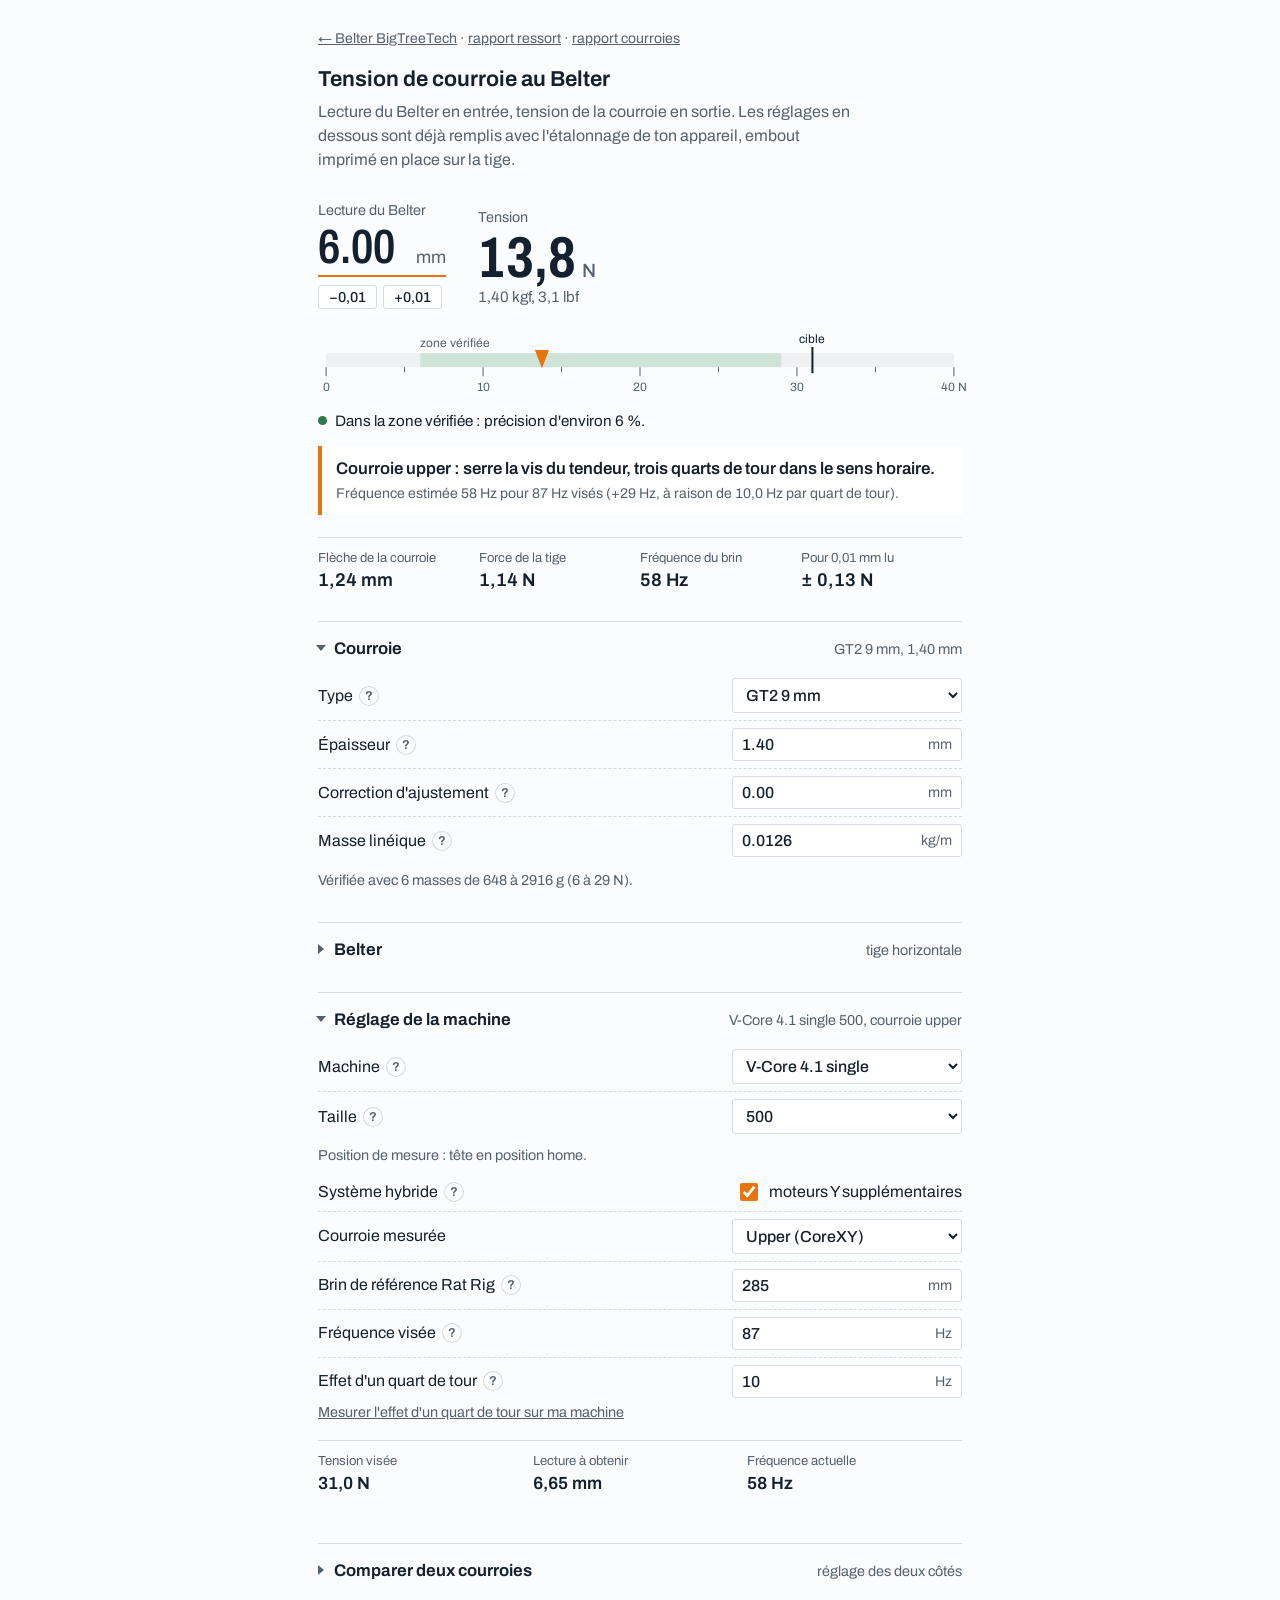
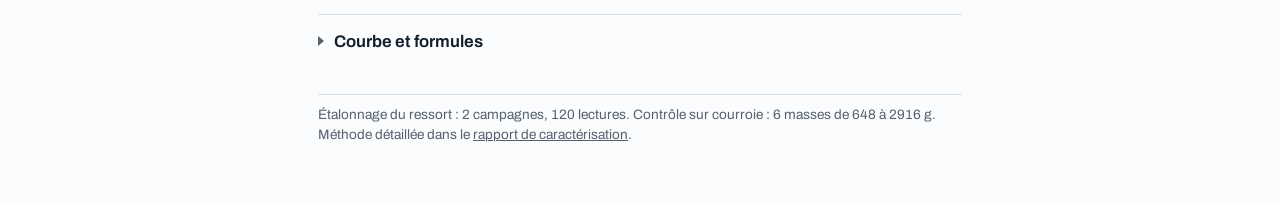
<file: outil/index.html>
<!DOCTYPE html>
<html lang="fr">
<head>
<meta charset="utf-8">
<meta name="viewport" content="width=device-width, initial-scale=1, viewport-fit=cover">
<title>Belter : tension de courroie</title>
<link rel="icon" href="../assets/favicon.svg" type="image/svg+xml">
<link rel="preconnect" href="https://fonts.googleapis.com">
<link rel="preconnect" href="https://fonts.gstatic.com" crossorigin>
<link href="https://fonts.googleapis.com/css2?family=Archivo:wdth,wght@62..100,400..700&display=swap" rel="stylesheet">
<style>
:root{
  box-sizing:border-box;
  padding-top:env(safe-area-inset-top,0px);
  padding-bottom:env(safe-area-inset-bottom,0px);
  --bg:#FBFCFD; --ink:#14202E; --soft:#55616F; --rule:#D5DBE1; --field:#FFFFFF;
  --accent:#E8740C; --scale:#EEF1F4; --band:#CFE3D6; --good:#2F7A4B; --warn:#A45F00; --bad:#B0302A;
  --font:'Archivo',system-ui,-apple-system,'Segoe UI',Roboto,sans-serif;
}
@media (prefers-color-scheme: dark){
  :root:not([data-theme="light"]){
    --bg:#171B20; --ink:#E4E8EC; --soft:#98A3AF; --rule:#333B44; --field:#1F252C;
    --accent:#FF9A3D; --scale:#232A31; --band:#284536; --good:#7ACB98; --warn:#F0B04E; --bad:#FF8C84;
  }
}
:root[data-theme="dark"]{
  --bg:#171B20; --ink:#E4E8EC; --soft:#98A3AF; --rule:#333B44; --field:#1F252C;
  --accent:#FF9A3D; --scale:#232A31; --band:#284536; --good:#7ACB98; --warn:#F0B04E; --bad:#FF8C84;
}
*,*::before,*::after{box-sizing:inherit}
html{scroll-padding-top:env(safe-area-inset-top,0px)}
body{margin:0;background:var(--bg);color:var(--ink);font-family:var(--font);font-size:16px;line-height:1.5;font-variant-numeric:tabular-nums}
.wrap{max-width:680px;margin:0 auto;padding:28px 18px 56px}
h1{font-size:1.35rem;font-weight:650;margin:0}
.intro{color:var(--soft);margin:4px 0 28px;max-width:60ch}

/* mesure */
.bench{display:grid;grid-template-columns:auto 1fr;gap:8px 32px;align-items:end}
.cap{font-size:.9rem;color:var(--soft)}
.readin{display:flex;align-items:baseline;gap:6px;border-bottom:2px solid var(--accent);padding-bottom:2px}
.readin input{font:600 3rem/1 var(--font);font-stretch:75%;width:4.2ch;border:0;background:transparent;color:var(--ink);padding:0}
.readin input:focus{outline:none}
.readin:focus-within{box-shadow:0 2px 0 0 var(--accent)}
.readin span{font-size:1.1rem;color:var(--soft)}
.nudge{display:flex;gap:6px;margin-top:8px}
.nudge button{font:500 .9rem var(--font);border:1px solid var(--rule);background:var(--field);color:var(--ink);border-radius:3px;padding:3px 10px;cursor:pointer}
.tension{font-weight:700;font-size:3.6rem;line-height:1;font-stretch:75%}
.tension small{font-size:1.2rem;font-weight:500;color:var(--soft);margin-left:6px;font-stretch:100%}
.conv{color:var(--soft);font-size:.95rem}

/* jauge */
.gauge{margin:26px 0 6px}
.gauge svg{display:block;width:100%;height:auto;overflow:visible}
.gauge text{font:12px var(--font);fill:var(--soft)}
.msg{font-size:.95rem;margin:10px 0 0;display:flex;gap:8px;align-items:baseline}
.msg::before{content:'';width:9px;height:9px;border-radius:50%;background:currentColor;flex:none;transform:translateY(-1px)}
.msg.good{color:var(--good)}.msg.warn{color:var(--warn)}.msg.bad{color:var(--bad)}
.msg span{color:var(--ink)}

.derived{display:grid;grid-template-columns:repeat(4,1fr);margin:22px 0 0;border-top:1px solid var(--rule)}
.derived div{padding:10px 10px 0 0}
.derived dt{font-size:.82rem;color:var(--soft)}
.derived dd{margin:0;font-weight:600;font-size:1.15rem}

/* réglages */
details{border-top:1px solid var(--rule);margin-top:26px}
summary{cursor:pointer;list-style:none;padding:14px 0 4px;display:flex;align-items:baseline;gap:10px}
summary::-webkit-details-marker{display:none}
summary h2{font-size:1.05rem;font-weight:650;margin:0}
summary .sum{color:var(--soft);font-size:.9rem;margin-left:auto;text-align:right}
summary::before{content:'';width:0;height:0;border-left:6px solid var(--soft);border-top:5px solid transparent;border-bottom:5px solid transparent;transition:transform .15s;transform:translateY(-1px)}
details[open] summary::before{transform:translateY(-1px) rotate(90deg)}
summary:focus-visible{outline:2px solid var(--accent);outline-offset:3px}
.rows{padding:6px 0 4px}
.row{display:grid;grid-template-columns:1fr 230px;gap:4px 16px;align-items:center;padding:7px 0}
.row+.row{border-top:1px dashed var(--rule)}
.row label{display:flex;align-items:center;gap:6px}
.q{border:0;background:none;color:var(--soft);font:600 .8rem var(--font);width:20px;height:20px;border-radius:50%;box-shadow:inset 0 0 0 1px var(--rule);cursor:pointer;padding:0;flex:none}
.q[aria-expanded="true"]{color:var(--bg);background:var(--soft);box-shadow:none}
.q:focus-visible,.nudge button:focus-visible{outline:2px solid var(--accent);outline-offset:2px}
.help{grid-column:1/-1;display:none;margin:2px 0 4px;font-size:.9rem;color:var(--soft);max-width:62ch}
.help.show{display:block}
.inp{display:flex;align-items:center;border:1px solid var(--rule);border-radius:3px;background:var(--field)}
.inp:focus-within{border-color:var(--accent)}
.inp input,.inp select{font:500 1rem var(--font);border:0;background:transparent;color:var(--ink);padding:7px 9px;width:100%;min-width:0}
.inp input:focus,.inp select:focus{outline:none}
.inp em{font-style:normal;color:var(--soft);font-size:.88rem;padding-right:9px;white-space:nowrap}
.inp select{appearance:auto}
.note{color:var(--soft);font-size:.9rem;margin:6px 0 0}
.target{display:grid;grid-template-columns:repeat(3,1fr);margin-top:10px;border-top:1px solid var(--rule)}
.target div{padding:10px 10px 0 0}
.target dt{font-size:.82rem;color:var(--soft)}
.target dd{margin:0;font-weight:600;font-size:1.1rem}
.side{display:grid;grid-template-columns:1fr 1fr;gap:16px;padding-top:6px}
.side label{display:block;margin-bottom:4px}
.verdict{margin:12px 0 0}
.action{margin:14px 0 0;padding:10px 14px;border-left:4px solid var(--accent);background:var(--field);font-weight:600;font-size:1.05rem}
.action small{display:block;font-weight:400;color:var(--soft);font-size:.88rem;margin-top:2px}
.check{display:flex;align-items:center;gap:8px;justify-content:flex-end}
.check input{width:18px;height:18px;accent-color:var(--accent)}
.calib{grid-column:1/-1;display:none;gap:10px;grid-template-columns:1fr 1fr auto;align-items:end;margin:4px 0 6px}
.calib.show{display:grid}
.calib label{font-size:.88rem;color:var(--soft)}
.btn{font:500 .92rem var(--font);border:1px solid var(--rule);background:var(--field);color:var(--ink);border-radius:3px;padding:7px 12px;cursor:pointer}
.btn:focus-visible{outline:2px solid var(--accent);outline-offset:2px}
.linkbtn{border:0;background:none;color:var(--soft);text-decoration:underline;font:inherit;font-size:.9rem;cursor:pointer;padding:0}
.acts{margin:10px 0 0;padding-left:0;list-style:none}
.acts li{padding:6px 0;border-top:1px dashed var(--rule);font-weight:600}
.acts li small{display:block;font-weight:400;color:var(--soft)}
.chart svg{display:block;width:100%;height:auto}
.chart text{font:11px var(--font);fill:var(--soft)}
.eq{margin:8px 0;padding-left:12px;border-left:2px solid var(--rule)}
.back{margin:0 0 14px;font-size:.88rem;color:var(--soft)}.back a,footer a{color:var(--soft)}
footer{margin-top:36px;color:var(--soft);font-size:.85rem;border-top:1px solid var(--rule);padding-top:10px}
@media (max-width:560px){
  .bench{grid-template-columns:1fr}
  .derived{grid-template-columns:1fr 1fr}
  .row{grid-template-columns:1fr}
  .target{grid-template-columns:1fr 1fr}
  .calib{grid-template-columns:1fr}
  .side{grid-template-columns:1fr}
}
@media (prefers-reduced-motion:reduce){summary::before{transition:none}}
</style>
</head>
<body>
<div class="wrap">
  <p class="back"><a href="../">← Belter BigTreeTech</a> · <a href="../rapports/ressort.html">rapport ressort</a> · <a href="../rapports/courroies.html">rapport courroies</a></p>
  <h1>Tension de courroie au Belter</h1>
  <p class="intro">Lecture du Belter en entrée, tension de la courroie en sortie. Les réglages en dessous sont déjà remplis avec l'étalonnage de ton appareil, embout imprimé en place sur la tige.</p>

  <div class="bench">
    <div>
      <div class="cap"><label for="A">Lecture du Belter</label></div>
      <div class="readin"><input id="A" type="number" inputmode="decimal" step="0.01" value="6.00"><span>mm</span></div>
      <div class="nudge"><button type="button" id="dn" aria-label="Moins 0,01 mm">−0,01</button><button type="button" id="up" aria-label="Plus 0,01 mm">+0,01</button></div>
    </div>
    <div aria-live="polite">
      <div class="cap">Tension</div>
      <div class="tension" id="T">–<small>N</small></div>
      <div class="conv" id="Talt">&nbsp;</div>
    </div>
  </div>

  <div class="gauge"><svg id="gauge" viewBox="0 0 640 64" role="img" aria-label="Position de la tension sur l'échelle"></svg></div>
  <p class="msg good" id="status"><span></span></p>
  <p class="action" id="action" aria-live="polite"></p>

  <dl class="derived">
    <div><dt>Flèche de la courroie</dt><dd id="fdelta">–</dd></div>
    <div><dt>Force de la tige</dt><dd id="fF">–</dd></div>
    <div><dt>Fréquence du brin</dt><dd id="ff">–</dd></div>
    <div><dt>Pour 0,01 mm lu</dt><dd id="fsens">–</dd></div>
  </dl>

  <details open>
    <summary><h2>Courroie</h2><span class="sum" id="sumBelt"></span></summary>
    <div class="rows">
      <div class="row"><label for="belt">Type <button class="q" type="button" aria-expanded="false" aria-controls="hBelt" aria-label="Explication : type">?</button></label>
        <div class="inp"><select id="belt">
          <option value="gt2_9">GT2 9 mm</option><option value="gt2_6">GT2 6 mm</option><option value="gt2_10">GT2 10 mm</option><option value="gt2_12">GT2 12 mm</option><option value="custom">Autre</option>
        </select></div>
        <p class="help" id="hBelt">Seule la GT2 9 mm a été vérifiée avec des masses suspendues. Pour les autres, les valeurs sont typiques : mesure l'épaisseur et contrôle avec deux masses.</p></div>
      <div class="row"><label for="e">Épaisseur <button class="q" type="button" aria-expanded="false" aria-controls="he" aria-label="Explication : épaisseur">?</button></label>
        <div class="inp"><input id="e" type="number" step="0.01"><em>mm</em></div>
        <p class="help" id="he">Épaisseur totale, dents comprises, au pied à coulisse. L'embout repose sur le sommet des dents : c'est cette épaisseur qui place la courroie droite par rapport à lui.</p></div>
      <div class="row"><label for="c">Correction d'ajustement <button class="q" type="button" aria-expanded="false" aria-controls="hc" aria-label="Explication : correction d'ajustement">?</button></label>
        <div class="inp"><input id="c" type="number" step="0.01"><em>mm</em></div>
        <p class="help" id="hc">Décalage à appliquer si le modèle s'écarte de tes contrôles avec des masses. Avec la lecture de référence prise sur la pièce de calibration, il vaut 0 : le modèle colle aux 6 masses sans correction.</p></div>
      <div class="row"><label for="mu">Masse linéique <button class="q" type="button" aria-expanded="false" aria-controls="hmu" aria-label="Explication : masse linéique">?</button></label>
        <div class="inp"><input id="mu" type="number" step="0.0001"><em>kg/m</em></div>
        <p class="help" id="hmu">Masse d'un mètre de courroie, utilisée seulement pour la fréquence. Pèse au moins 1 m de courroie pour la vérifier.</p></div>
      <p class="note" id="beltnote"></p>
    </div>
  </details>

  <details>
    <summary><h2>Belter</h2><span class="sum" id="sumBelter"></span></summary>
    <div class="rows">
      <div class="row"><label for="orient">Tenue de l'appareil <button class="q" type="button" aria-expanded="false" aria-controls="ho" aria-label="Explication : tenue">?</button></label>
        <div class="inp"><select id="orient"><option value="0.406">Tige horizontale</option><option value="0.337">Tige vers le bas</option><option value="0.475">Tige vers le haut</option></select></div>
        <p class="help" id="ho">La partie mobile pèse 7 g et aide ou freine le ressort selon la position. Sur un brin vertical, la tige est horizontale.</p></div>
      <div class="row"><label for="k">Raideur du ressort <button class="q" type="button" aria-expanded="false" aria-controls="hk" aria-label="Explication : raideur">?</button></label>
        <div class="inp"><input id="k" type="number" step="0.0001" value="0.1226"><em>N/mm</em></div>
        <p class="help" id="hk">Force ajoutée par le ressort pour chaque mm lu. Étalonnée avec 24 masses.</p></div>
      <div class="row"><label for="course">Lecture sur la ligne des vis <button class="q" type="button" aria-expanded="false" aria-controls="hcourse" aria-label="Explication : lecture sur la ligne des vis">?</button></label>
        <div class="inp"><input id="course" type="number" step="0.01" value="5.84"><em>mm</em></div>
        <p class="help" id="hcourse">Embout en place : zéro fait tige au repos, puis Belter posé sur la pièce de calibration BigTreeTech. Mesuré à 5,84 mm (une règle en pont donnait 5,94 mm, trop imprécis).</p></div>
      <div class="row"><label for="L">Entraxe des vis <button class="q" type="button" aria-expanded="false" aria-controls="hL" aria-label="Explication : entraxe">?</button></label>
        <div class="inp"><input id="L" type="number" step="0.01" value="59.75"><em>mm</em></div>
        <p class="help" id="hL">Distance entre les centres des deux vis d'appui : (55,2 + 64,3) / 2.</p></div>
    </div>
  </details>

  <details open>
    <summary><h2>Réglage de la machine</h2><span class="sum" id="sumMach"></span></summary>
    <div class="rows">
      <div class="row"><label for="model">Machine <button class="q" type="button" aria-expanded="false" aria-controls="hmodel" aria-label="Explication : machine">?</button></label>
        <div class="inp"><select id="model"><option value="single">V-Core 4.1 single</option><option value="idex">V-Core 4.1 IDEX</option></select></div>
        <p class="help" id="hmodel">Les fréquences visées sont les mêmes pour les deux versions (87 Hz CoreXY, 84 Hz hybride). Seules changent la position de mesure et donc la longueur des brins.</p></div>
      <div class="row"><label for="size">Taille <button class="q" type="button" aria-expanded="false" aria-controls="hsize" aria-label="Explication : taille">?</button></label>
        <div class="inp"><select id="size"><option value="300">300</option><option value="400">400</option><option value="500">500</option></select></div>
        <p class="help" id="hsize">Pour la version single, les longueurs de brin viennent d'un calculateur de la communauté V-Core 4, en position home. Pour l'IDEX, Rat Rig ne les publie pas : mesure-les une fois par taille, elles restent enregistrées. Toute longueur modifiée est mémorisée pour ce modèle et cette taille.</p></div>
      <p class="note" id="posnote" style="margin:4px 0 6px"></p>
      <div class="row"><label for="hyb">Système hybride <button class="q" type="button" aria-expanded="false" aria-controls="hhyb" aria-label="Explication : système hybride">?</button></label>
        <div class="check"><input id="hyb" type="checkbox" checked><span>moteurs Y supplémentaires</span></div>
        <p class="help" id="hhyb">Coche si la machine a les moteurs supplémentaires qui entraînent des courroies Y à gauche et à droite. Les courroies Y apparaissent alors dans les choix.</p></div>
      <div class="row"><label for="which">Courroie mesurée</label>
        <div class="inp"><select id="which"></select></div></div>
      <div class="row"><label for="Ls">Brin de référence Rat Rig <button class="q" type="button" aria-expanded="false" aria-controls="hLs" aria-label="Explication : brin de référence">?</button></label>
        <div class="inp"><input id="Ls" type="number" step="1" placeholder="à mesurer"><em>mm</em></div>
        <p class="help" id="hLs">Longueur du brin sur lequel Rat Rig fixe sa fréquence cible : brin 4 (joint XY → tendeur avant) pour upper et lower, pince du chariot → tendeur avant pour les courroies Y. Elle sert à passer de la tension à la fréquence, donc au nombre de tours.</p></div>
      <div class="row" id="rowSide"><label for="Lside">Brin long sur le côté <button class="q" type="button" aria-expanded="false" aria-controls="hSide" aria-label="Explication : brin long sur le côté">?</button></label>
        <div class="inp"><input id="Lside" type="number" step="1" placeholder="à mesurer"><em>mm</em></div>
        <p class="help" id="hSide">Brin de la courroie Y entre la poulie arrière et le tendeur avant, le long du profilé. Sa longueur ne dépend pas de la position du portique, et il a la même tension que le brin de référence, car les deux passent par la poulie du tendeur. C'est un bon endroit pour poser le Belter. Pincé, il sonne plus grave que le brin de référence : sa fréquence cible est indiquée plus bas.</p></div>
      <div class="row"><label for="ft">Fréquence visée <button class="q" type="button" aria-expanded="false" aria-controls="hft" aria-label="Explication : fréquence visée">?</button></label>
        <div class="inp"><input id="ft" type="number" step="1" value="87"><em>Hz</em></div>
        <p class="help" id="hft">Rat Rig demande 87 Hz sur les courroies upper et lower (CoreXY) et 84 Hz sur les courroies Y (hybride), à ±1 Hz, gauche et droite identiques.</p></div>
      <div class="row"><label for="qt">Effet d'un quart de tour <button class="q" type="button" aria-expanded="false" aria-controls="hqt" aria-label="Explication : quart de tour">?</button></label>
        <div class="inp"><input id="qt" type="number" step="0.5" value="10"><em>Hz</em></div>
        <p class="help" id="hqt">Rat Rig indique qu'un quart de tour de la vis du tendeur change la fréquence d'environ 10 Hz. Sens horaire pour tendre, antihoraire pour détendre, après avoir desserré la vis de blocage sur le côté du tendeur. C'est une règle approximative : pour plus de précision, mesure-le sur ta machine.</p>
        <p class="note" style="grid-column:1/-1;margin:0"><button class="linkbtn" type="button" id="calOpen">Mesurer l'effet d'un quart de tour sur ma machine</button></p>
        <div class="calib" id="calib">
          <div><label for="cA1">Lecture avant</label><div class="inp"><input id="cA1" type="number" step="0.01"><em>mm</em></div></div>
          <div><label for="cA2">Lecture après ¼ de tour serré</label><div class="inp"><input id="cA2" type="number" step="0.01"><em>mm</em></div></div>
          <button class="btn" type="button" id="calUse">Utiliser</button>
          <p class="note" id="calRes" style="grid-column:1/-1;margin:0"></p>
        </div></div>
      <dl class="target">
        <div><dt>Tension visée</dt><dd id="Tt">–</dd></div>
        <div><dt>Lecture à obtenir</dt><dd id="At">–</dd></div>
        <div><dt>Fréquence actuelle</dt><dd id="fnow">–</dd></div>
        <div id="sideBox"><dt>Sur le brin de côté</dt><dd id="fside">–</dd></div>
      </dl>
    </div>
  </details>

  <details>
    <summary><h2>Comparer deux courroies</h2><span class="sum">réglage des deux côtés</span></summary>
    <div class="rows">
      <div class="row"><label for="pair">Paire</label>
        <div class="inp"><select id="pair"></select></div></div>
    </div>
    <div class="side">
      <div><label for="AL" id="lblAL">Lecture</label><div class="inp"><input id="AL" type="number" step="0.01"><em>mm</em></div></div>
      <div><label for="AR" id="lblAR">Lecture</label><div class="inp"><input id="AR" type="number" step="0.01"><em>mm</em></div></div>
    </div>
    <ul class="acts" id="cmpacts"></ul>
    <p class="verdict" id="cmpres">Mesure les deux courroies sur leur brin 4, en miroir, tête au même endroit.</p>
  </details>

  <details>
    <summary><h2>Courbe et formules</h2></summary>
    <div class="chart"><svg id="chart" viewBox="0 0 640 300" role="img" aria-label="Tension en fonction de la lecture"></svg></div>
    <p class="note">Trait : modèle. Point orange : ta lecture. Cercles : les six masses de contrôle (GT2 9 mm).</p>
    <p class="eq">flèche δ = (lecture sur la ligne des vis + épaisseur − correction) − lecture</p>
    <p class="eq">force de la tige F = F0 + raideur × lecture</p>
    <p class="eq">tension T = F × entraxe / (4 × δ)</p>
    <p class="eq">fréquence f = √(T / masse linéique) / (2 × longueur libre)</p>
    <p class="note">Vérifié sur GT2 9 mm de 6 à 29 N avec 6 masses, écart maximal 6 %. Au-delà de 20 N la flèche passe sous 1 mm : fais plusieurs lectures.</p>
  </details>

  <footer>Étalonnage du ressort : 2 campagnes, 120 lectures. Contrôle sur courroie : 6 masses de 648 à 2916 g. Méthode détaillée dans le <a href="../rapports/ressort.html">rapport de caractérisation</a>.</footer>
</div>

<script>
(function(){
  var BELTS={
    gt2_9:{e:1.40,c:0,mu:0.0126,note:'Vérifiée avec 6 masses de 648 à 2916 g (6 à 29 N).',ok:true},
    gt2_6:{e:1.38,c:0,mu:0.0084,note:'Valeurs typiques, non vérifiées sur ton appareil.',ok:false},
    gt2_10:{e:1.38,c:0,mu:0.0140,note:'Valeurs typiques, non vérifiées sur ton appareil.',ok:false},
    gt2_12:{e:1.38,c:0,mu:0.0168,note:'Valeurs typiques, non vérifiées sur ton appareil.',ok:false},
    custom:{e:1.40,c:0,mu:0.0126,note:'Valeurs saisies à la main, non vérifiées.',ok:false}
  };
  var VAL=[[4.97,6.357],[5.417,9.212],[6.19,17.56],[6.347,20.317],[6.527,25.359],[6.633,28.606]];var TLO=6,THI=29;
  var TMAX=40;
  var $=function(id){return document.getElementById(id)};
  var ids=['A','belt','e','c','mu','orient','k','course','L','model','size','which','ft','qt','pair','AL','AR'];
  var DEF={single:{'300':{cx:185,hy:195},'400':{cx:235,hy:245},'500':{cx:285,hy:295,side:620}},idex:{'300':{},'400':{},'500':{side:620}}};
  var OVR={};try{OVR=JSON.parse(localStorage.getItem('belterSpans')||'{}')||{}}catch(e){OVR={}}
  function spanKey(t){return $('model').value+'|'+$('size').value+'|'+t}
  function spanFor(t){var k=spanKey(t);if(OVR[k]>0)return OVR[k];var d=DEF[$('model').value][$('size').value][t];return d>0?d:NaN}
  function setSpan(t,v){var k=spanKey(t);if(v>0)OVR[k]=v;else delete OVR[k];try{localStorage.setItem('belterSpans',JSON.stringify(OVR))}catch(e){}}
  var POS={single:'Position de mesure : tête en position home.',idex:'Position de mesure : home, puis portique à Y = 272 mm et mode IDEX COPY (procédure Rat Rig).'};
  var BELTNAME={upper:'courroie upper',lower:'courroie lower',yl:'courroie Y gauche',yr:'courroie Y droite'};
  var TYPE={upper:'cx',lower:'cx',yl:'hy',yr:'hy'};
  var FT={cx:87,hy:84};
  var f=function(x,d){return isFinite(x)?x.toFixed(d).replace('.',','):'–'};
  var n=function(id){return parseFloat(String($(id).value).replace(',','.'))};
  function P(){return {A:n('A'),e:n('e'),c:n('c'),mu:n('mu'),F0:n('orient'),k:n('k'),course:n('course'),L:n('L'),Ls:n('Ls'),ft:n('ft'),qt:n('qt'),belt:$('belt').value}}
  function ten(A,q){var dmax=q.course+q.e-q.c,d=dmax-A,F=q.F0+q.k*A;return {T:F*q.L/(4*d),d:d,F:F,dmax:dmax}}
  function readFor(T,q){var dmax=q.course+q.e-q.c;return (4*T*dmax-q.F0*q.L)/(4*T+q.k*q.L)}
  function freq(T,q){return Math.sqrt(T/q.mu)/(2*q.Ls/1000)}
  function target(q){return (q.ft>0&&q.Ls>0&&q.mu>0)?q.mu*Math.pow(2*q.Ls/1000*q.ft,2):NaN}

  function frac(t){var a=Math.abs(t),w=Math.floor(a+1e-9),r=Math.round((a-w)*8);if(r===8){w++;r=0}
    var F={1:'un huitième',2:'un quart',3:'trois huitièmes',4:'un demi',5:'cinq huitièmes',6:'trois quarts',7:'sept huitièmes'};
    if(w===0&&r===0)return 'moins d\'un huitième de tour';
    if(w===0)return r===4?'un demi-tour':F[r]+' de tour';
    var base=(w===1?'un tour':w+' tours');
    return r?base+' et '+(r===4?'demi':F[r]):base;}
  // retourne {txt, sub, ok}
  function advice(T,Ls,ft,qt,mu,name){
    if(!(T>0)||!(Ls>0)||!(ft>0)||!(qt>0)||!(mu>0))return null;
    var f0=Math.sqrt(T/mu)/(2*Ls/1000),df=ft-f0,turns=df/(4*qt);
    if(Math.abs(df)<=1)return {ok:true,txt:name.charAt(0).toUpperCase()+name.slice(1)+' : réglée, ne touche pas au tendeur.',sub:'Fréquence estimée '+f(f0,0)+' Hz pour '+f(ft,0)+' Hz visés.'};
    var tight=df>0,t=name.charAt(0).toUpperCase()+name.slice(1)+' : '+(tight?'serre':'desserre')+' la vis du tendeur, '+frac(turns)+' dans le sens '+(tight?'horaire':'antihoraire')+'.';
    var sub='Fréquence estimée '+f(f0,0)+' Hz pour '+f(ft,0)+' Hz visés ('+(df>0?'+':'')+f(df,0)+' Hz, à raison de '+f(qt,1)+' Hz par quart de tour).';
    if(Math.abs(turns)>2)sub+=' Fais-le en deux fois et remesure entre les deux.';
    return {ok:false,txt:t,sub:sub};
  }
  function setAction(a){var el=$('action');if(!a){el.style.display='none';return}el.style.display='';el.innerHTML=a.txt+'<small>'+a.sub+'</small>';el.style.borderLeftColor=a.ok?'var(--good)':'var(--accent)'}
  function sideInfo(T,q){var hy=TYPE[$('which').value]==='hy';$('rowSide').style.display=hy?'':'none';$('sideBox').style.display=hy?'':'none';
    var Lsd=n('Lside');if(!hy||!(Lsd>0)||!(q.Ls>0)){$('fside').textContent='–';return}
    var fc=T>0?Math.sqrt(T/q.mu)/(2*Lsd/1000):NaN,fg=q.ft*q.Ls/Lsd;
    $('fside').textContent=(isFinite(fc)?f(fc,0)+' Hz, ':'')+'cible '+f(fg,0)+' Hz';}
  function fillWhich(){var hy=$('hyb').checked,w=$('which'),cur=w.value,o='<option value="upper">Upper (CoreXY)</option><option value="lower">Lower (CoreXY)</option>';
    if(hy)o+='<option value="yl">Y gauche (hybride)</option><option value="yr">Y droite (hybride)</option>';w.innerHTML=o;if(cur&&(hy||TYPE[cur]==='cx'))w.value=cur;
    var pr=$('pair'),pc=pr.value,po='<option value="cx">Upper et lower</option>'+(hy?'<option value="hy">Y gauche et Y droite</option>':'');pr.innerHTML=po;if(pc&&(hy||pc==='cx'))pr.value=pc;}
  function applyBelt(){var t=TYPE[$('which').value],L=spanFor(t),S=spanFor('side');$('Ls').value=isFinite(L)?L:'';$('Lside').value=isFinite(S)?S:'';$('ft').value=FT[t];$('posnote').textContent=POS[$('model').value]}
  function setMsg(cls,t){var m=$('status');m.className='msg '+cls;m.firstElementChild.textContent=t}
  function summaries(q){
    $('sumBelt').textContent=$('belt').options[$('belt').selectedIndex].text+', '+f(q.e,2)+' mm';
    $('sumBelter').textContent=$('orient').options[$('orient').selectedIndex].text.toLowerCase();
    $('sumMach').textContent='V-Core 4.1 '+($('model').value==='idex'?'IDEX':'single')+' '+$('size').value+', '+BELTNAME[$('which').value];
  }
  function update(){
    var q=P(),r=ten(q.A,q),Tt=target(q);summaries(q);
    if(!isFinite(q.A)){setMsg('bad','Entre la lecture affichée par le Belter.');blank(q,Tt);return}
    if(q.A<=0){setMsg('bad','Lecture à zéro : la courroie ne repousse pas la tige. Vérifie que le Belter est bien posé sur le brin.');blank(q,Tt);return}
    if(r.d<=0.05){setMsg('bad','Lecture au niveau de la ligne des vis : la courroie est droite, la tension ne peut pas être calculée. Vérifie le zéro et l\'épaisseur.');blank(q,Tt);return}
    var T=r.T;
    $('T').innerHTML=f(T,1)+'<small>N</small>';
    $('Talt').textContent=f(T/9.81,2)+' kgf, '+f(T/4.448,1)+' lbf';
    $('fdelta').textContent=f(r.d,2)+' mm';
    $('fF').textContent=f(r.F,2)+' N';
    var fr=freq(T,q);$('ff').textContent=q.Ls>0&&q.mu>0?f(fr,0)+' Hz':'–';
    var dT=Math.abs(ten(q.A+0.01,q).T-T);$('fsens').textContent='± '+f(dT,2)+' N';
    var ok=BELTS[q.belt].ok;
    if(q.A<1)setMsg('warn','Lecture sous 1 mm : en dehors de l\'étalonnage du ressort.');
    else if(ok&&T>=TLO&&T<=THI)setMsg('good','Dans la zone vérifiée : précision d\'environ 6 %.'+(r.d<1?' Flèche sous 1 mm, fais plusieurs lectures.':''));
    else if(ok)setMsg('warn','En dehors de la zone vérifiée (6 à 29 N) : valeur extrapolée.');
    else setMsg('warn','Courroie non vérifiée : valeur estimée.');
    if(isFinite(Tt)){var At=readFor(Tt,q);$('Tt').textContent=f(Tt,1)+' N';$('At').textContent=f(At,2)+' mm'}
    else{$('Tt').textContent=$('At').textContent='–'}
    $('fnow').textContent=q.Ls>0&&q.mu>0?f(freq(T,q),0)+' Hz':'–';
    sideInfo(T,q);
    setAction(q.Ls>0?advice(T,q.Ls,q.ft,q.qt,q.mu,BELTNAME[$('which').value]):{ok:false,txt:'Tension mesurée : '+f(T,1)+' N. Pour le conseil en tours de clé, saisis la longueur du brin de référence.',sub:'Rat Rig ne publie pas cette longueur pour ce modèle : mesure-la une fois dans la position indiquée, elle sera mémorisée.'});
    gauge(T,Tt,ok);compare(q);chart(q);save();
  }
  function blank(q,Tt){sideInfo(NaN,q);$('T').innerHTML='–<small>N</small>';$('Talt').innerHTML='&nbsp;';['fdelta','fF','ff','fsens','fnow'].forEach(function(i){$(i).textContent='–'});setAction(null);
    if(isFinite(Tt)){$('Tt').textContent=f(Tt,1)+' N';$('At').textContent=f(readFor(Tt,q),2)+' mm'}
    gauge(NaN,Tt,BELTS[q.belt].ok);compare(q);chart(q);save()}
  function gauge(T,Tt,ok){
    var W=640,x=function(t){return 8+Math.max(0,Math.min(t,TMAX))/TMAX*(W-16)},h='';
    h+='<rect x="8" y="18" width="'+(W-16)+'" height="14" fill="var(--scale)"/>';
    if(ok)h+='<rect x="'+x(TLO)+'" y="18" width="'+(x(THI)-x(TLO))+'" height="14" fill="var(--band)"/><text x="'+x(TLO)+'" y="12">zone vérifiée</text>';
    for(var t=0;t<=TMAX;t+=5){h+='<line x1="'+x(t)+'" x2="'+x(t)+'" y1="32" y2="'+(t%10?37:41)+'" stroke="var(--soft)"/>';if(t%10===0)h+='<text x="'+x(t)+'" y="56" text-anchor="middle">'+t+(t===TMAX?' N':'')+'</text>'}
    if(isFinite(Tt))h+='<line x1="'+x(Tt)+'" x2="'+x(Tt)+'" y1="12" y2="38" stroke="var(--ink)" stroke-width="2"/><text x="'+x(Tt)+'" y="8" text-anchor="middle" style="fill:var(--ink)">cible</text>';
    if(isFinite(T))h+='<path d="M'+x(T)+' 33 l-7 -18 h14 z" fill="var(--accent)"/>';
    $('gauge').innerHTML=h;
  }
  function compare(q){
    var pr=$('pair').value,names=pr==='cx'?['upper','lower']:['yl','yr'];
    $('lblAL').textContent='Lecture '+(pr==='cx'?'upper':'Y gauche');$('lblAR').textContent='Lecture '+(pr==='cx'?'lower':'Y droite');
    var Ls=spanFor(pr),ft=FT[pr];
    var a=n('AL'),b=n('AR'),o=$('cmpres'),ul=$('cmpacts');ul.innerHTML='';
    if(!(a>0)||!(b>0)){o.textContent='Mesure les deux courroies sur leur brin 4, en miroir, tête au même endroit.';o.style.color='';return}
    var Ta=ten(a,q).T,Tb=ten(b,q).T;if(!(Ta>0)||!(Tb>0)){o.textContent='Une lecture dépasse la ligne des vis : vérifie le zéro.';o.style.color='var(--bad)';return}
    var h='';if(!(Ls>0))h='<li>Tension '+(pr==='cx'?'upper':'Y gauche')+' '+f(Ta,1)+' N, '+(pr==='cx'?'lower':'Y droite')+' '+f(Tb,1)+' N.<small>Saisis la longueur du brin de référence de ces courroies (réglage de la machine) pour obtenir le conseil en tours.</small></li>';
    else [[Ta,names[0]],[Tb,names[1]]].forEach(function(x){var ad=advice(x[0],Ls,ft,q.qt,q.mu,BELTNAME[x[1]]);if(ad)h+='<li style="color:'+(ad.ok?'var(--good)':'var(--ink)')+'">'+ad.txt+'<small>Tension '+f(x[0],1)+' N. '+ad.sub+'</small></li>'});
    ul.innerHTML=h;
    var dp=Math.abs(Ta-Tb)/((Ta+Tb)/2)*100;
    o.textContent='Écart entre les deux : '+f(dp,1)+' % '+(dp<=5?'(équilibré).':'(à rééquilibrer).')+'';
    o.style.color=dp<=5?'var(--good)':'var(--warn)';
  }
  function chart(q){
    var s=$('chart'),W=640,H=300,m={l:44,r:12,t:10,b:36},dmax=q.course+q.e-q.c;if(!isFinite(dmax)){s.innerHTML='';return}
    var x0=Math.max(0,dmax-4.5),x1=dmax-0.3,X=function(a){return m.l+(a-x0)/(x1-x0)*(W-m.l-m.r)},Y=function(t){return H-m.b-Math.min(Math.max(t,0),TMAX)/TMAX*(H-m.t-m.b)},h='';
    for(var t=0;t<=TMAX;t+=10)h+='<line x1="'+m.l+'" x2="'+(W-m.r)+'" y1="'+Y(t)+'" y2="'+Y(t)+'" stroke="var(--rule)"/><text x="'+(m.l-8)+'" y="'+(Y(t)+4)+'" text-anchor="end">'+t+'</text>';
    for(var a=Math.ceil(x0);a<=x1;a++)h+='<text x="'+X(a)+'" y="'+(H-m.b+16)+'" text-anchor="middle">'+a+'</text>';
    h+='<text x="'+((W+m.l)/2)+'" y="'+(H-3)+'" text-anchor="middle">lecture (mm)</text><text x="'+m.l+'" y="'+(m.t+2)+'" dx="6">tension (N)</text>';
    var d='';for(var i=0;i<=120;i++){var aa=x0+(x1-x0)*i/120,tt=ten(aa,q).T;if(tt>0&&tt<=TMAX*1.05)d+=(d?'L':'M')+X(aa).toFixed(1)+' '+Y(tt).toFixed(1)}
    h+='<path d="'+d+'" fill="none" stroke="var(--ink)" stroke-width="2"/>';
    if(q.belt==='gt2_9')VAL.forEach(function(v){h+='<circle cx="'+X(v[0])+'" cy="'+Y(v[1])+'" r="5" fill="var(--bg)" stroke="var(--ink)" stroke-width="1.5"/>'});
    var r=ten(q.A,q);if(r.T>0&&q.A>=x0&&q.A<=x1&&r.T<=TMAX)h+='<circle cx="'+X(q.A)+'" cy="'+Y(r.T)+'" r="6" fill="var(--accent)"/>';
    s.innerHTML=h;
  }
  function loadBelt(v){var b=BELTS[v];$('e').value=b.e.toFixed(2);$('c').value=b.c.toFixed(2);$('mu').value=b.mu.toFixed(4);$('beltnote').textContent=b.note}
  function save(){try{var o={hyb:$('hyb').checked};ids.forEach(function(i){o[i]=$(i).value});localStorage.setItem('belterTension7',JSON.stringify(o))}catch(e){}}
  function restore(){try{var o=JSON.parse(localStorage.getItem('belterTension7')||'null');if(!o)return false;if(o.hyb!=null)$('hyb').checked=o.hyb;fillWhich();ids.forEach(function(i){if(o[i]!=null)$(i).value=o[i]});$('beltnote').textContent=BELTS[$('belt').value].note;return true}catch(e){return false}}

  document.querySelectorAll('.q').forEach(function(b){b.addEventListener('click',function(ev){ev.preventDefault();ev.stopPropagation();var h=$(b.getAttribute('aria-controls')),on=b.getAttribute('aria-expanded')!=='true';b.setAttribute('aria-expanded',on);h.classList.toggle('show',on)})});
  $('belt').addEventListener('change',function(){loadBelt(this.value);update()});
  ['e','c','mu'].forEach(function(i){$(i).addEventListener('input',function(){if($('belt').value!=='custom'){$('belt').value='custom';$('beltnote').textContent=BELTS.custom.note}update()})});
  $('size').addEventListener('change',function(){applyBelt();update()});
  $('model').addEventListener('change',function(){applyBelt();update()});
  $('which').addEventListener('change',function(){applyBelt();update()});
  $('hyb').addEventListener('change',function(){fillWhich();applyBelt();update()});
  $('pair').addEventListener('change',update);
  $('Ls').addEventListener('input',function(){setSpan(TYPE[$('which').value],n('Ls'));update()});
  $('Lside').addEventListener('input',function(){setSpan('side',n('Lside'));update()});
  ['ft','qt'].forEach(function(i){$(i).addEventListener('input',update)});
  $('calOpen').addEventListener('click',function(){$('calib').classList.add('show');$('cA1').focus()});
  function calc(){var q=P(),a1=n('cA1'),a2=n('cA2'),r=$('calRes');if(!(a1>0)||!(a2>0)||!(q.Ls>0)){r.textContent='Entre les deux lectures, avant et après un quart de tour serré.';return NaN}
    var f1=freq(ten(a1,q).T,q),f2=freq(ten(a2,q).T,q),d=f2-f1;if(!(d>0)){r.textContent='La seconde lecture doit être plus grande : la courroie a été tendue.';return NaN}
    r.textContent='Fréquence passée de '+f(f1,0)+' à '+f(f2,0)+' Hz : '+f(d,1)+' Hz par quart de tour (brin de '+f(q.Ls,0)+' mm).';return d}
  ['cA1','cA2'].forEach(function(i){$(i).addEventListener('input',calc)});
  $('calUse').addEventListener('click',function(){var d=calc();if(d>0){$('qt').value=d.toFixed(1);update()}});
  ['A','orient','k','course','L','AL','AR'].forEach(function(i){$(i).addEventListener('input',update);$(i).addEventListener('change',update)});
  $('up').addEventListener('click',function(){$('A').value=(n('A')+0.01).toFixed(2);update()});
  $('dn').addEventListener('click',function(){$('A').value=Math.max(0,n('A')-0.01).toFixed(2);update()});
  fillWhich();if(!restore()){loadBelt('gt2_9');$('size').value='500'}applyBelt();
  update();
})();
</script>
</body>
</html>
</file>
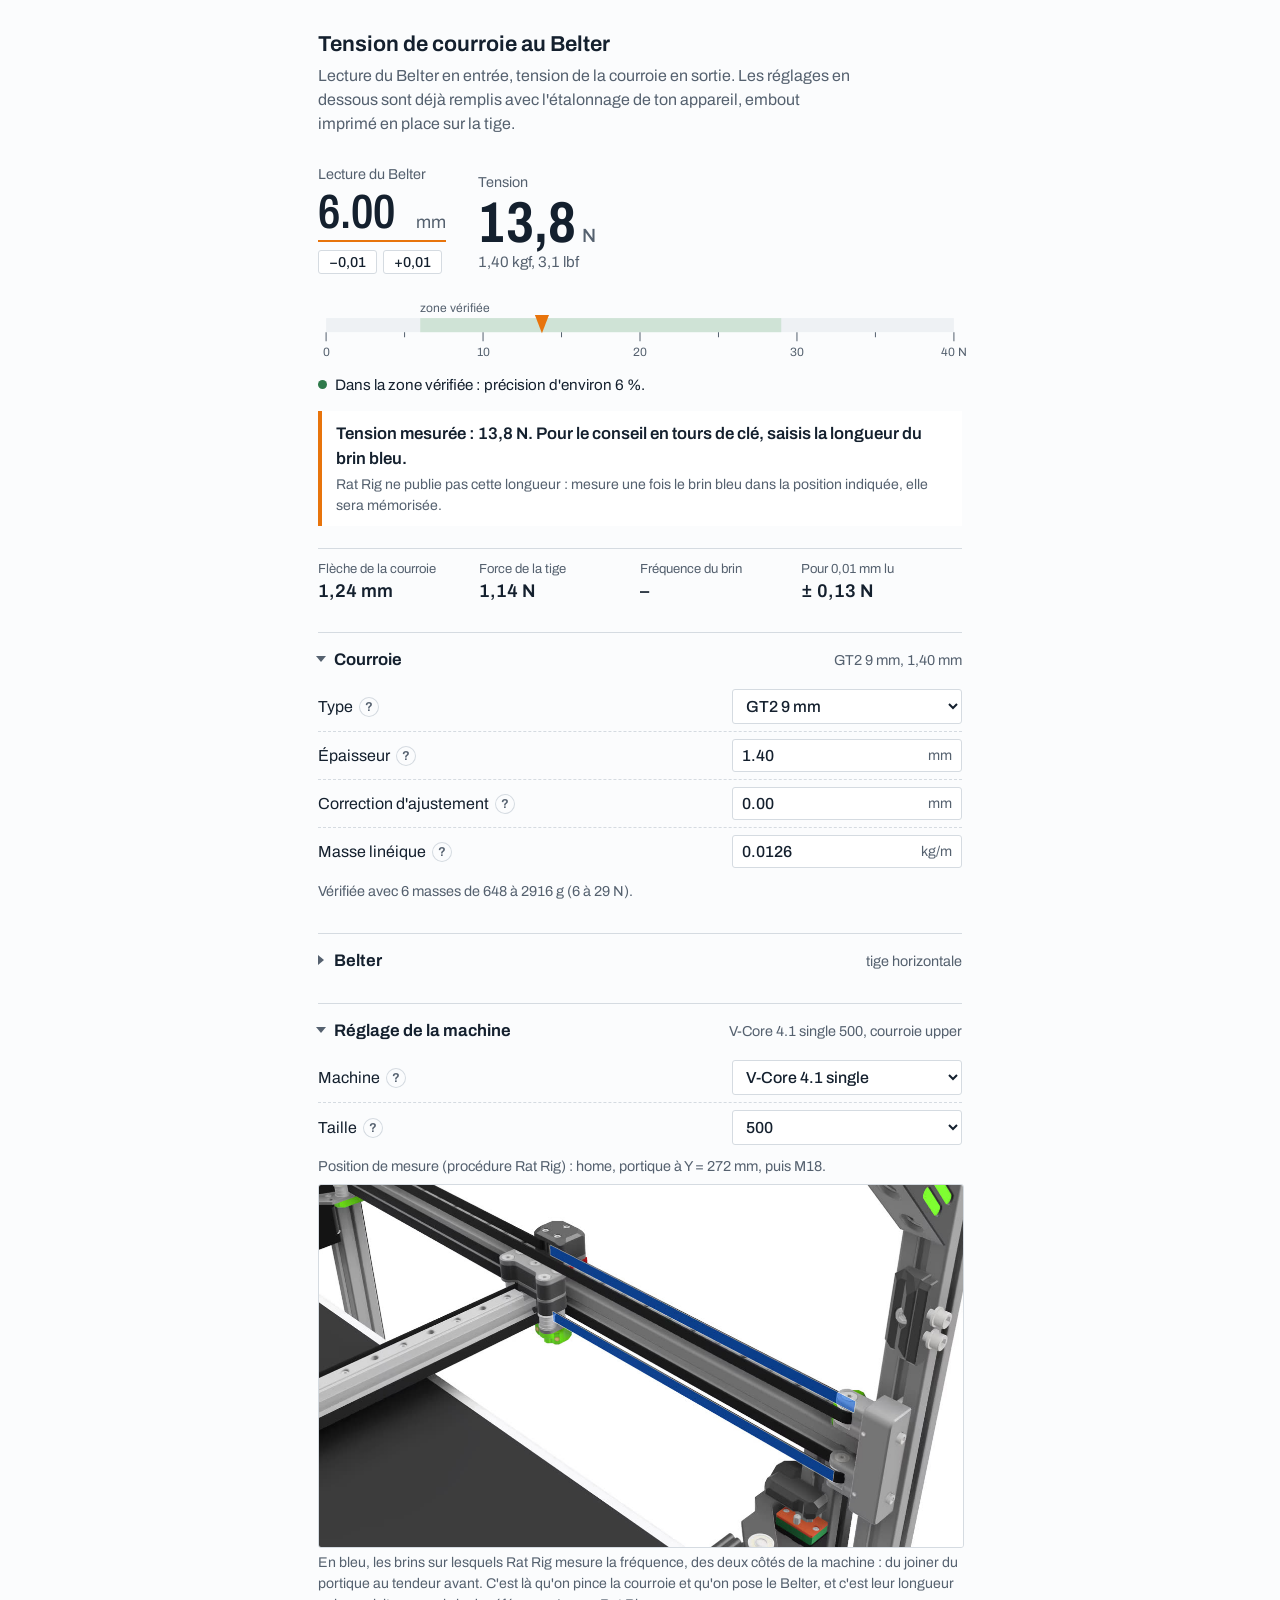
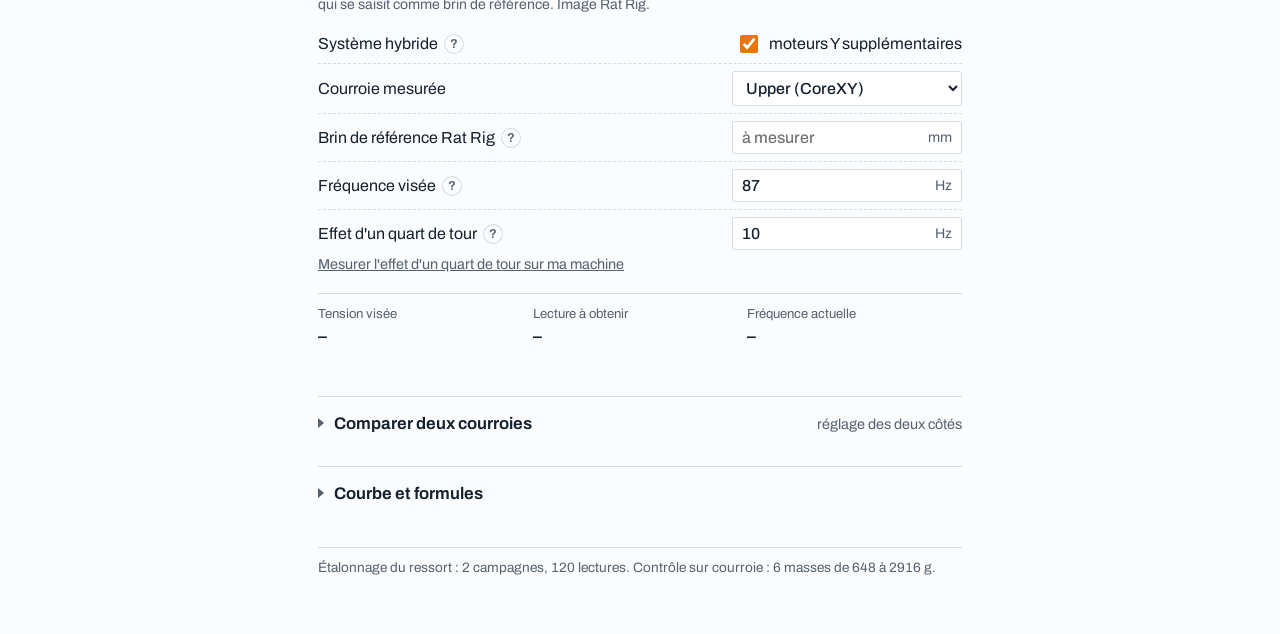
<file: outil/belter_tension.html>
<!DOCTYPE html>
<html lang="fr">
<head>
<meta charset="utf-8">
<meta name="viewport" content="width=device-width, initial-scale=1, viewport-fit=cover">
<title>Belter : tension de courroie</title>
<link rel="preconnect" href="https://fonts.googleapis.com">
<link rel="preconnect" href="https://fonts.gstatic.com" crossorigin>
<link href="https://fonts.googleapis.com/css2?family=Archivo:wdth,wght@62..100,400..700&display=swap" rel="stylesheet">
<style>
:root{
  box-sizing:border-box;
  padding-top:env(safe-area-inset-top,0px);
  padding-bottom:env(safe-area-inset-bottom,0px);
  --bg:#FBFCFD; --ink:#14202E; --soft:#55616F; --rule:#D5DBE1; --field:#FFFFFF;
  --accent:#E8740C; --scale:#EEF1F4; --band:#CFE3D6; --good:#2F7A4B; --warn:#A45F00; --bad:#B0302A;
  --font:'Archivo',system-ui,-apple-system,'Segoe UI',Roboto,sans-serif;
}
@media (prefers-color-scheme: dark){
  :root:not([data-theme="light"]){
    --bg:#171B20; --ink:#E4E8EC; --soft:#98A3AF; --rule:#333B44; --field:#1F252C;
    --accent:#FF9A3D; --scale:#232A31; --band:#284536; --good:#7ACB98; --warn:#F0B04E; --bad:#FF8C84;
  }
}
:root[data-theme="dark"]{
  --bg:#171B20; --ink:#E4E8EC; --soft:#98A3AF; --rule:#333B44; --field:#1F252C;
  --accent:#FF9A3D; --scale:#232A31; --band:#284536; --good:#7ACB98; --warn:#F0B04E; --bad:#FF8C84;
}
*,*::before,*::after{box-sizing:inherit}
html{scroll-padding-top:env(safe-area-inset-top,0px)}
body{margin:0;background:var(--bg);color:var(--ink);font-family:var(--font);font-size:16px;line-height:1.5;font-variant-numeric:tabular-nums}
.wrap{max-width:680px;margin:0 auto;padding:28px 18px 56px}
h1{font-size:1.35rem;font-weight:650;margin:0}
.intro{color:var(--soft);margin:4px 0 28px;max-width:60ch}

/* mesure */
.bench{display:grid;grid-template-columns:auto 1fr;gap:8px 32px;align-items:end}
.cap{font-size:.9rem;color:var(--soft)}
.readin{display:flex;align-items:baseline;gap:6px;border-bottom:2px solid var(--accent);padding-bottom:2px}
.readin input{font:600 3rem/1 var(--font);font-stretch:75%;width:4.2ch;border:0;background:transparent;color:var(--ink);padding:0}
.readin input:focus{outline:none}
.readin:focus-within{box-shadow:0 2px 0 0 var(--accent)}
.readin span{font-size:1.1rem;color:var(--soft)}
.nudge{display:flex;gap:6px;margin-top:8px}
.nudge button{font:500 .9rem var(--font);border:1px solid var(--rule);background:var(--field);color:var(--ink);border-radius:3px;padding:3px 10px;cursor:pointer}
.tension{font-weight:700;font-size:3.6rem;line-height:1;font-stretch:75%}
.tension small{font-size:1.2rem;font-weight:500;color:var(--soft);margin-left:6px;font-stretch:100%}
.conv{color:var(--soft);font-size:.95rem}

/* jauge */
.gauge{margin:26px 0 6px}
.gauge svg{display:block;width:100%;height:auto;overflow:visible}
.gauge text{font:12px var(--font);fill:var(--soft)}
.msg{font-size:.95rem;margin:10px 0 0;display:flex;gap:8px;align-items:baseline}
.msg::before{content:'';width:9px;height:9px;border-radius:50%;background:currentColor;flex:none;transform:translateY(-1px)}
.msg.good{color:var(--good)}.msg.warn{color:var(--warn)}.msg.bad{color:var(--bad)}
.msg span{color:var(--ink)}

.derived{display:grid;grid-template-columns:repeat(4,1fr);margin:22px 0 0;border-top:1px solid var(--rule)}
.derived div{padding:10px 10px 0 0}
.derived dt{font-size:.82rem;color:var(--soft)}
.derived dd{margin:0;font-weight:600;font-size:1.15rem}

/* réglages */
details{border-top:1px solid var(--rule);margin-top:26px}
summary{cursor:pointer;list-style:none;padding:14px 0 4px;display:flex;align-items:baseline;gap:10px}
summary::-webkit-details-marker{display:none}
summary h2{font-size:1.05rem;font-weight:650;margin:0}
summary .sum{color:var(--soft);font-size:.9rem;margin-left:auto;text-align:right}
summary::before{content:'';width:0;height:0;border-left:6px solid var(--soft);border-top:5px solid transparent;border-bottom:5px solid transparent;transition:transform .15s;transform:translateY(-1px)}
details[open] summary::before{transform:translateY(-1px) rotate(90deg)}
summary:focus-visible{outline:2px solid var(--accent);outline-offset:3px}
.rows{padding:6px 0 4px}
.row{display:grid;grid-template-columns:1fr 230px;gap:4px 16px;align-items:center;padding:7px 0}
.row+.row{border-top:1px dashed var(--rule)}
.row label{display:flex;align-items:center;gap:6px}
.q{border:0;background:none;color:var(--soft);font:600 .8rem var(--font);width:20px;height:20px;border-radius:50%;box-shadow:inset 0 0 0 1px var(--rule);cursor:pointer;padding:0;flex:none}
.q[aria-expanded="true"]{color:var(--bg);background:var(--soft);box-shadow:none}
.q:focus-visible,.nudge button:focus-visible{outline:2px solid var(--accent);outline-offset:2px}
.help{grid-column:1/-1;display:none;margin:2px 0 4px;font-size:.9rem;color:var(--soft);max-width:62ch}
.help.show{display:block}
.inp{display:flex;align-items:center;border:1px solid var(--rule);border-radius:3px;background:var(--field)}
.inp:focus-within{border-color:var(--accent)}
.inp input,.inp select{font:500 1rem var(--font);border:0;background:transparent;color:var(--ink);padding:7px 9px;width:100%;min-width:0}
.inp input:focus,.inp select:focus{outline:none}
.inp em{font-style:normal;color:var(--soft);font-size:.88rem;padding-right:9px;white-space:nowrap}
.inp select{appearance:auto}
.note{color:var(--soft);font-size:.9rem;margin:6px 0 0}
.target{display:grid;grid-template-columns:repeat(3,1fr);margin-top:10px;border-top:1px solid var(--rule)}
.target div{padding:10px 10px 0 0}
.target dt{font-size:.82rem;color:var(--soft)}
.target dd{margin:0;font-weight:600;font-size:1.1rem}
.side{display:grid;grid-template-columns:1fr 1fr;gap:16px;padding-top:6px}
.side label{display:block;margin-bottom:4px}
.verdict{margin:12px 0 0}
.action{margin:14px 0 0;padding:10px 14px;border-left:4px solid var(--accent);background:var(--field);font-weight:600;font-size:1.05rem}
.action small{display:block;font-weight:400;color:var(--soft);font-size:.88rem;margin-top:2px}
.check{display:flex;align-items:center;gap:8px;justify-content:flex-end}
.check input{width:18px;height:18px;accent-color:var(--accent)}
.calib{grid-column:1/-1;display:none;gap:10px;grid-template-columns:1fr 1fr auto;align-items:end;margin:4px 0 6px}
.calib.show{display:grid}
.calib label{font-size:.88rem;color:var(--soft)}
.btn{font:500 .92rem var(--font);border:1px solid var(--rule);background:var(--field);color:var(--ink);border-radius:3px;padding:7px 12px;cursor:pointer}
.btn:focus-visible{outline:2px solid var(--accent);outline-offset:2px}
.linkbtn{border:0;background:none;color:var(--soft);text-decoration:underline;font:inherit;font-size:.9rem;cursor:pointer;padding:0}
.acts{margin:10px 0 0;padding-left:0;list-style:none}
.acts li{padding:6px 0;border-top:1px dashed var(--rule);font-weight:600}
.acts li small{display:block;font-weight:400;color:var(--soft)}
.chart svg{display:block;width:100%;height:auto}
.chart text{font:11px var(--font);fill:var(--soft)}
.fig{margin:6px 0 10px}
.fig img{display:block;width:100%;height:auto;border:1px solid var(--rule);border-radius:3px}
.fig figcaption{font-size:.88rem;color:var(--soft);margin-top:4px}
.eq{margin:8px 0;padding-left:12px;border-left:2px solid var(--rule)}
footer{margin-top:36px;color:var(--soft);font-size:.85rem;border-top:1px solid var(--rule);padding-top:10px}
@media (max-width:560px){
  .bench{grid-template-columns:1fr}
  .derived{grid-template-columns:1fr 1fr}
  .row{grid-template-columns:1fr}
  .target{grid-template-columns:1fr 1fr}
  .calib{grid-template-columns:1fr}
  .side{grid-template-columns:1fr}
}
@media (prefers-reduced-motion:reduce){summary::before{transition:none}}
</style>
</head>
<body>
<div class="wrap">
  <h1>Tension de courroie au Belter</h1>
  <p class="intro">Lecture du Belter en entrée, tension de la courroie en sortie. Les réglages en dessous sont déjà remplis avec l'étalonnage de ton appareil, embout imprimé en place sur la tige.</p>

  <div class="bench">
    <div>
      <div class="cap"><label for="A">Lecture du Belter</label></div>
      <div class="readin"><input id="A" type="number" inputmode="decimal" step="0.01" value="6.00"><span>mm</span></div>
      <div class="nudge"><button type="button" id="dn" aria-label="Moins 0,01 mm">−0,01</button><button type="button" id="up" aria-label="Plus 0,01 mm">+0,01</button></div>
    </div>
    <div aria-live="polite">
      <div class="cap">Tension</div>
      <div class="tension" id="T">–<small>N</small></div>
      <div class="conv" id="Talt">&nbsp;</div>
    </div>
  </div>

  <div class="gauge"><svg id="gauge" viewBox="0 0 640 64" role="img" aria-label="Position de la tension sur l'échelle"></svg></div>
  <p class="msg good" id="status"><span></span></p>
  <p class="action" id="action" aria-live="polite"></p>

  <dl class="derived">
    <div><dt>Flèche de la courroie</dt><dd id="fdelta">–</dd></div>
    <div><dt>Force de la tige</dt><dd id="fF">–</dd></div>
    <div><dt>Fréquence du brin</dt><dd id="ff">–</dd></div>
    <div><dt>Pour 0,01 mm lu</dt><dd id="fsens">–</dd></div>
  </dl>

  <details open>
    <summary><h2>Courroie</h2><span class="sum" id="sumBelt"></span></summary>
    <div class="rows">
      <div class="row"><label for="belt">Type <button class="q" type="button" aria-expanded="false" aria-controls="hBelt" aria-label="Explication : type">?</button></label>
        <div class="inp"><select id="belt">
          <option value="gt2_9">GT2 9 mm</option><option value="gt2_6">GT2 6 mm</option><option value="gt2_10">GT2 10 mm</option><option value="gt2_12">GT2 12 mm</option><option value="custom">Autre</option>
        </select></div>
        <p class="help" id="hBelt">Seule la GT2 9 mm a été vérifiée avec des masses suspendues. Pour les autres, les valeurs sont typiques : mesure l'épaisseur et contrôle avec deux masses.</p></div>
      <div class="row"><label for="e">Épaisseur <button class="q" type="button" aria-expanded="false" aria-controls="he" aria-label="Explication : épaisseur">?</button></label>
        <div class="inp"><input id="e" type="number" step="0.01"><em>mm</em></div>
        <p class="help" id="he">Épaisseur totale, dents comprises, au pied à coulisse. L'embout repose sur le sommet des dents : c'est cette épaisseur qui place la courroie droite par rapport à lui.</p></div>
      <div class="row"><label for="c">Correction d'ajustement <button class="q" type="button" aria-expanded="false" aria-controls="hc" aria-label="Explication : correction d'ajustement">?</button></label>
        <div class="inp"><input id="c" type="number" step="0.01"><em>mm</em></div>
        <p class="help" id="hc">Décalage à appliquer si le modèle s'écarte de tes contrôles avec des masses. Avec la lecture de référence prise sur la pièce de calibration, il vaut 0 : le modèle colle aux 6 masses sans correction.</p></div>
      <div class="row"><label for="mu">Masse linéique <button class="q" type="button" aria-expanded="false" aria-controls="hmu" aria-label="Explication : masse linéique">?</button></label>
        <div class="inp"><input id="mu" type="number" step="0.0001"><em>kg/m</em></div>
        <p class="help" id="hmu">Masse d'un mètre de courroie, utilisée seulement pour la fréquence. Pèse au moins 1 m de courroie pour la vérifier.</p></div>
      <p class="note" id="beltnote"></p>
    </div>
  </details>

  <details>
    <summary><h2>Belter</h2><span class="sum" id="sumBelter"></span></summary>
    <div class="rows">
      <div class="row"><label for="orient">Tenue de l'appareil <button class="q" type="button" aria-expanded="false" aria-controls="ho" aria-label="Explication : tenue">?</button></label>
        <div class="inp"><select id="orient"><option value="0.406">Tige horizontale</option><option value="0.337">Tige vers le bas</option><option value="0.475">Tige vers le haut</option></select></div>
        <p class="help" id="ho">La partie mobile pèse 7 g et aide ou freine le ressort selon la position. Sur un brin vertical, la tige est horizontale.</p></div>
      <div class="row"><label for="k">Raideur du ressort <button class="q" type="button" aria-expanded="false" aria-controls="hk" aria-label="Explication : raideur">?</button></label>
        <div class="inp"><input id="k" type="number" step="0.0001" value="0.1226"><em>N/mm</em></div>
        <p class="help" id="hk">Force ajoutée par le ressort pour chaque mm lu. Étalonnée avec 24 masses.</p></div>
      <div class="row"><label for="course">Lecture sur la ligne des vis <button class="q" type="button" aria-expanded="false" aria-controls="hcourse" aria-label="Explication : lecture sur la ligne des vis">?</button></label>
        <div class="inp"><input id="course" type="number" step="0.01" value="5.84"><em>mm</em></div>
        <p class="help" id="hcourse">Embout en place : zéro fait tige au repos, puis Belter posé sur la pièce de calibration BigTreeTech. Mesuré à 5,84 mm (une règle en pont donnait 5,94 mm, trop imprécis).</p></div>
      <div class="row"><label for="L">Entraxe des vis <button class="q" type="button" aria-expanded="false" aria-controls="hL" aria-label="Explication : entraxe">?</button></label>
        <div class="inp"><input id="L" type="number" step="0.01" value="59.75"><em>mm</em></div>
        <p class="help" id="hL">Distance entre les centres des deux vis d'appui : (55,2 + 64,3) / 2.</p></div>
    </div>
  </details>

  <details open>
    <summary><h2>Réglage de la machine</h2><span class="sum" id="sumMach"></span></summary>
    <div class="rows">
      <div class="row"><label for="model">Machine <button class="q" type="button" aria-expanded="false" aria-controls="hmodel" aria-label="Explication : machine">?</button></label>
        <div class="inp"><select id="model"><option value="single">V-Core 4.1 single</option><option value="idex">V-Core 4.1 IDEX</option></select></div>
        <p class="help" id="hmodel">Les fréquences visées et la position de mesure sont les mêmes pour les deux versions : 87 Hz CoreXY, 84 Hz hybride, portique à Y = 272 mm. L'IDEX se met en plus en mode COPY.</p></div>
      <div class="row"><label for="size">Taille <button class="q" type="button" aria-expanded="false" aria-controls="hsize" aria-label="Explication : taille">?</button></label>
        <div class="inp"><select id="size"><option value="300">300</option><option value="400">400</option><option value="500">500</option></select></div>
        <p class="help" id="hsize">Rat Rig ne publie pas la longueur des brins bleus. Mesure-la une fois par machine dans la position de mesure : elle est mémorisée pour ce modèle et cette taille.</p></div>
      <p class="note" id="posnote" style="margin:4px 0 6px"></p>
      <figure class="fig"><img src="brins_mesure.jpg" alt="Portique d'une V-Core 4 : deux brins surlignés en bleu, du joiner du portique jusqu'au tendeur avant." loading="lazy" width="1280" height="720">
        <figcaption>En bleu, les brins sur lesquels Rat Rig mesure la fréquence, des deux côtés de la machine : du joiner du portique au tendeur avant. C'est là qu'on pince la courroie et qu'on pose le Belter, et c'est leur longueur qui se saisit comme brin de référence. Image Rat Rig.</figcaption></figure>
      <div class="row"><label for="hyb">Système hybride <button class="q" type="button" aria-expanded="false" aria-controls="hhyb" aria-label="Explication : système hybride">?</button></label>
        <div class="check"><input id="hyb" type="checkbox" checked><span>moteurs Y supplémentaires</span></div>
        <p class="help" id="hhyb">Coche si la machine a les moteurs supplémentaires qui entraînent des courroies Y à gauche et à droite. Les courroies Y apparaissent alors dans les choix.</p></div>
      <div class="row"><label for="which">Courroie mesurée</label>
        <div class="inp"><select id="which"></select></div></div>
      <div class="row"><label for="Ls">Brin de référence Rat Rig <button class="q" type="button" aria-expanded="false" aria-controls="hLs" aria-label="Explication : brin de référence">?</button></label>
        <div class="inp"><input id="Ls" type="number" step="1" placeholder="à mesurer"><em>mm</em></div>
        <p class="help" id="hLs">Longueur du brin bleu de l'image, du joiner du portique au tendeur avant, mesurée portique à Y = 272 mm. C'est sur ce brin que Rat Rig fixe 87 Hz ou 84 Hz. Elle sert à passer de la fréquence à la tension visée, et au nombre de tours. Elle fait environ 300 mm : ne saisis pas le brin long sur le côté (environ 600 mm), la tension visée serait 4 fois trop haute.</p></div>
      <div class="row" id="rowSide"><label for="Lside">Brin long sur le côté <button class="q" type="button" aria-expanded="false" aria-controls="hSide" aria-label="Explication : brin long sur le côté">?</button></label>
        <div class="inp"><input id="Lside" type="number" step="1" placeholder="à mesurer"><em>mm</em></div>
        <p class="help" id="hSide">Brin de la courroie Y entre la poulie arrière et le tendeur avant, le long du profilé. Sa longueur ne dépend pas de la position du portique, et il a la même tension que le brin de référence, car les deux passent par la poulie du tendeur. Pincé, il sonne plus grave que le brin de référence : sa fréquence cible est indiquée plus bas. Ne le saisis jamais comme brin de référence : Rat Rig fixe les 84 Hz sur le brin bleu, pas sur celui-ci.</p></div>
      <div class="row"><label for="ft">Fréquence visée <button class="q" type="button" aria-expanded="false" aria-controls="hft" aria-label="Explication : fréquence visée">?</button></label>
        <div class="inp"><input id="ft" type="number" step="1" value="87"><em>Hz</em></div>
        <p class="help" id="hft">Rat Rig demande 87 Hz sur les courroies upper et lower (CoreXY) et 84 Hz sur les courroies Y (hybride), à ±1 Hz, gauche et droite identiques.</p></div>
      <div class="row"><label for="qt">Effet d'un quart de tour <button class="q" type="button" aria-expanded="false" aria-controls="hqt" aria-label="Explication : quart de tour">?</button></label>
        <div class="inp"><input id="qt" type="number" step="0.5" value="10"><em>Hz</em></div>
        <p class="help" id="hqt">Rat Rig indique qu'un quart de tour de la vis du tendeur change la fréquence d'environ 10 Hz. Sens horaire pour tendre, antihoraire pour détendre, après avoir desserré la vis de blocage sur le côté du tendeur. C'est une règle approximative : pour plus de précision, mesure-le sur ta machine.</p>
        <p class="note" style="grid-column:1/-1;margin:0"><button class="linkbtn" type="button" id="calOpen">Mesurer l'effet d'un quart de tour sur ma machine</button></p>
        <div class="calib" id="calib">
          <div><label for="cA1">Lecture avant</label><div class="inp"><input id="cA1" type="number" step="0.01"><em>mm</em></div></div>
          <div><label for="cA2">Lecture après ¼ de tour serré</label><div class="inp"><input id="cA2" type="number" step="0.01"><em>mm</em></div></div>
          <button class="btn" type="button" id="calUse">Utiliser</button>
          <p class="note" id="calRes" style="grid-column:1/-1;margin:0"></p>
        </div></div>
      <dl class="target">
        <div><dt>Tension visée</dt><dd id="Tt">–</dd></div>
        <div><dt>Lecture à obtenir</dt><dd id="At">–</dd></div>
        <div><dt>Fréquence actuelle</dt><dd id="fnow">–</dd></div>
        <div id="sideBox"><dt>Sur le brin de côté</dt><dd id="fside">–</dd></div>
      </dl>
    </div>
  </details>

  <details>
    <summary><h2>Comparer deux courroies</h2><span class="sum">réglage des deux côtés</span></summary>
    <div class="rows">
      <div class="row"><label for="pair">Paire</label>
        <div class="inp"><select id="pair"></select></div></div>
    </div>
    <div class="side">
      <div><label for="AL" id="lblAL">Lecture</label><div class="inp"><input id="AL" type="number" step="0.01"><em>mm</em></div></div>
      <div><label for="AR" id="lblAR">Lecture</label><div class="inp"><input id="AR" type="number" step="0.01"><em>mm</em></div></div>
    </div>
    <ul class="acts" id="cmpacts"></ul>
    <p class="verdict" id="cmpres">Mesure les deux courroies sur leur brin bleu, en miroir, portique à Y = 272 mm.</p>
  </details>

  <details>
    <summary><h2>Courbe et formules</h2></summary>
    <div class="chart"><svg id="chart" viewBox="0 0 640 300" role="img" aria-label="Tension en fonction de la lecture"></svg></div>
    <p class="note">Trait : modèle. Point orange : ta lecture. Cercles : les six masses de contrôle (GT2 9 mm).</p>
    <p class="eq">flèche δ = (lecture sur la ligne des vis + épaisseur − correction) − lecture</p>
    <p class="eq">force de la tige F = F0 + raideur × lecture</p>
    <p class="eq">tension T = F × entraxe / (4 × δ)</p>
    <p class="eq">fréquence f = √(T / masse linéique) / (2 × longueur libre)</p>
    <p class="note">Vérifié sur GT2 9 mm de 6 à 29 N avec 6 masses, écart maximal 6 %. Au-delà de 20 N la flèche passe sous 1 mm : fais plusieurs lectures.</p>
  </details>

  <footer>Étalonnage du ressort : 2 campagnes, 120 lectures. Contrôle sur courroie : 6 masses de 648 à 2916 g.</footer>
</div>

<script>
(function(){
  var BELTS={
    gt2_9:{e:1.40,c:0,mu:0.0126,note:'Vérifiée avec 6 masses de 648 à 2916 g (6 à 29 N).',ok:true},
    gt2_6:{e:1.38,c:0,mu:0.0084,note:'Valeurs typiques, non vérifiées sur ton appareil.',ok:false},
    gt2_10:{e:1.38,c:0,mu:0.0140,note:'Valeurs typiques, non vérifiées sur ton appareil.',ok:false},
    gt2_12:{e:1.38,c:0,mu:0.0168,note:'Valeurs typiques, non vérifiées sur ton appareil.',ok:false},
    custom:{e:1.40,c:0,mu:0.0126,note:'Valeurs saisies à la main, non vérifiées.',ok:false}
  };
  var VAL=[[4.97,6.357],[5.417,9.212],[6.19,17.56],[6.347,20.317],[6.527,25.359],[6.633,28.606]];var TLO=6,THI=29;
  var TMAX=40;
  var $=function(id){return document.getElementById(id)};
  var ids=['A','belt','e','c','mu','orient','k','course','L','model','size','which','ft','qt','pair','AL','AR'];
  var DEF={single:{'300':{},'400':{},'500':{side:620}},idex:{'300':{},'400':{},'500':{side:620}}};
  var LSMAX=450;
  var OVR={};try{OVR=JSON.parse(localStorage.getItem('belterSpans')||'{}')||{}}catch(e){OVR={}}
  function spanKey(t){return $('model').value+'|'+$('size').value+'|'+t}
  function spanFor(t){var k=spanKey(t);if(OVR[k]>0)return OVR[k];var d=DEF[$('model').value][$('size').value][t];return d>0?d:NaN}
  function setSpan(t,v){var k=spanKey(t);if(v>0)OVR[k]=v;else delete OVR[k];try{localStorage.setItem('belterSpans',JSON.stringify(OVR))}catch(e){}}
  var POS={single:'Position de mesure (procédure Rat Rig) : home, portique à Y = 272 mm, puis M18.',idex:'Position de mesure (procédure Rat Rig) : home, portique à Y = 272 mm, mode IDEX COPY, puis M18.'};
  var BELTNAME={upper:'courroie upper',lower:'courroie lower',yl:'courroie Y gauche',yr:'courroie Y droite'};
  var TYPE={upper:'cx',lower:'cx',yl:'hy',yr:'hy'};
  var FT={cx:87,hy:84};
  var f=function(x,d){return isFinite(x)?x.toFixed(d).replace('.',','):'–'};
  var n=function(id){return parseFloat(String($(id).value).replace(',','.'))};
  function P(){return {A:n('A'),e:n('e'),c:n('c'),mu:n('mu'),F0:n('orient'),k:n('k'),course:n('course'),L:n('L'),Ls:n('Ls'),ft:n('ft'),qt:n('qt'),belt:$('belt').value}}
  function ten(A,q){var dmax=q.course+q.e-q.c,d=dmax-A,F=q.F0+q.k*A;return {T:F*q.L/(4*d),d:d,F:F,dmax:dmax}}
  function readFor(T,q){var dmax=q.course+q.e-q.c;return (4*T*dmax-q.F0*q.L)/(4*T+q.k*q.L)}
  function freq(T,q){return Math.sqrt(T/q.mu)/(2*q.Ls/1000)}
  function longSpan(L){return L>LSMAX?{ok:false,txt:'Brin de référence de '+f(L,0)+' mm : ce n\'est pas le brin bleu.',sub:'Rat Rig fixe sa fréquence sur le brin du joiner au tendeur avant, portique à Y = 272 mm (environ 300 mm). Sur le brin long, la tension visée serait plusieurs fois trop haute. Mesure le brin bleu et corrige la longueur.'}:null}
  function target(q){return (q.ft>0&&q.Ls>0&&q.Ls<=LSMAX&&q.mu>0)?q.mu*Math.pow(2*q.Ls/1000*q.ft,2):NaN}

  function frac(t){var a=Math.abs(t),w=Math.floor(a+1e-9),r=Math.round((a-w)*8);if(r===8){w++;r=0}
    var F={1:'un huitième',2:'un quart',3:'trois huitièmes',4:'un demi',5:'cinq huitièmes',6:'trois quarts',7:'sept huitièmes'};
    if(w===0&&r===0)return 'moins d\'un huitième de tour';
    if(w===0)return r===4?'un demi-tour':F[r]+' de tour';
    var base=(w===1?'un tour':w+' tours');
    return r?base+' et '+(r===4?'demi':F[r]):base;}
  // retourne {txt, sub, ok}
  function advice(T,Ls,ft,qt,mu,name){
    if(!(T>0)||!(Ls>0)||!(ft>0)||!(qt>0)||!(mu>0))return null;
    var f0=Math.sqrt(T/mu)/(2*Ls/1000),df=ft-f0,turns=df/(4*qt);
    if(Math.abs(df)<=1)return {ok:true,txt:name.charAt(0).toUpperCase()+name.slice(1)+' : réglée, ne touche pas au tendeur.',sub:'Fréquence estimée '+f(f0,0)+' Hz pour '+f(ft,0)+' Hz visés.'};
    var tight=df>0,t=name.charAt(0).toUpperCase()+name.slice(1)+' : '+(tight?'serre':'desserre')+' la vis du tendeur, '+frac(turns)+' dans le sens '+(tight?'horaire':'antihoraire')+'.';
    var sub='Fréquence estimée '+f(f0,0)+' Hz pour '+f(ft,0)+' Hz visés ('+(df>0?'+':'')+f(df,0)+' Hz, à raison de '+f(qt,1)+' Hz par quart de tour).';
    if(Math.abs(turns)>2)sub+=' Fais-le en deux fois et remesure entre les deux.';
    return {ok:false,txt:t,sub:sub};
  }
  function setAction(a){var el=$('action');if(!a){el.style.display='none';return}el.style.display='';el.innerHTML=a.txt+'<small>'+a.sub+'</small>';el.style.borderLeftColor=a.ok?'var(--good)':'var(--accent)'}
  function sideInfo(T,q){var hy=TYPE[$('which').value]==='hy';$('rowSide').style.display=hy?'':'none';$('sideBox').style.display=hy?'':'none';
    var Lsd=n('Lside');if(!hy||!(Lsd>0)||!(q.Ls>0)){$('fside').textContent='–';return}
    var fc=T>0?Math.sqrt(T/q.mu)/(2*Lsd/1000):NaN,fg=q.ft*q.Ls/Lsd;
    $('fside').textContent=(isFinite(fc)?f(fc,0)+' Hz, ':'')+'cible '+f(fg,0)+' Hz';}
  function fillWhich(){var hy=$('hyb').checked,w=$('which'),cur=w.value,o='<option value="upper">Upper (CoreXY)</option><option value="lower">Lower (CoreXY)</option>';
    if(hy)o+='<option value="yl">Y gauche (hybride)</option><option value="yr">Y droite (hybride)</option>';w.innerHTML=o;if(cur&&(hy||TYPE[cur]==='cx'))w.value=cur;
    var pr=$('pair'),pc=pr.value,po='<option value="cx">Upper et lower</option>'+(hy?'<option value="hy">Y gauche et Y droite</option>':'');pr.innerHTML=po;if(pc&&(hy||pc==='cx'))pr.value=pc;}
  function applyBelt(){var t=TYPE[$('which').value],L=spanFor(t),S=spanFor('side');$('Ls').value=isFinite(L)?L:'';$('Lside').value=isFinite(S)?S:'';$('ft').value=FT[t];$('posnote').textContent=POS[$('model').value]}
  function setMsg(cls,t){var m=$('status');m.className='msg '+cls;m.firstElementChild.textContent=t}
  function summaries(q){
    $('sumBelt').textContent=$('belt').options[$('belt').selectedIndex].text+', '+f(q.e,2)+' mm';
    $('sumBelter').textContent=$('orient').options[$('orient').selectedIndex].text.toLowerCase();
    $('sumMach').textContent='V-Core 4.1 '+($('model').value==='idex'?'IDEX':'single')+' '+$('size').value+', '+BELTNAME[$('which').value];
  }
  function update(){
    var q=P(),r=ten(q.A,q),Tt=target(q);summaries(q);
    if(!isFinite(q.A)){setMsg('bad','Entre la lecture affichée par le Belter.');blank(q,Tt);return}
    if(q.A<=0){setMsg('bad','Lecture à zéro : la courroie ne repousse pas la tige. Vérifie que le Belter est bien posé sur le brin.');blank(q,Tt);return}
    if(r.d<=0.05){setMsg('bad','Lecture au niveau de la ligne des vis : la courroie est droite, la tension ne peut pas être calculée. Vérifie le zéro et l\'épaisseur.');blank(q,Tt);return}
    var T=r.T;
    $('T').innerHTML=f(T,1)+'<small>N</small>';
    $('Talt').textContent=f(T/9.81,2)+' kgf, '+f(T/4.448,1)+' lbf';
    $('fdelta').textContent=f(r.d,2)+' mm';
    $('fF').textContent=f(r.F,2)+' N';
    var fr=freq(T,q);$('ff').textContent=q.Ls>0&&q.mu>0?f(fr,0)+' Hz':'–';
    var dT=Math.abs(ten(q.A+0.01,q).T-T);$('fsens').textContent='± '+f(dT,2)+' N';
    var ok=BELTS[q.belt].ok;
    if(q.A<1)setMsg('warn','Lecture sous 1 mm : en dehors de l\'étalonnage du ressort.');
    else if(ok&&T>=TLO&&T<=THI)setMsg('good','Dans la zone vérifiée : précision d\'environ 6 %.'+(r.d<1?' Flèche sous 1 mm, fais plusieurs lectures.':''));
    else if(ok)setMsg('warn','En dehors de la zone vérifiée (6 à 29 N) : valeur extrapolée.');
    else setMsg('warn','Courroie non vérifiée : valeur estimée.');
    if(isFinite(Tt)){var At=readFor(Tt,q);$('Tt').textContent=f(Tt,1)+' N';$('At').textContent=f(At,2)+' mm'}
    else{$('Tt').textContent=$('At').textContent='–'}
    $('fnow').textContent=q.Ls>0&&q.mu>0?f(freq(T,q),0)+' Hz':'–';
    sideInfo(T,q);
    setAction(longSpan(q.Ls)||(q.Ls>0?advice(T,q.Ls,q.ft,q.qt,q.mu,BELTNAME[$('which').value]):{ok:false,txt:'Tension mesurée : '+f(T,1)+' N. Pour le conseil en tours de clé, saisis la longueur du brin bleu.',sub:'Rat Rig ne publie pas cette longueur : mesure une fois le brin bleu dans la position indiquée, elle sera mémorisée.'}));
    gauge(T,Tt,ok);compare(q);chart(q);save();
  }
  function blank(q,Tt){sideInfo(NaN,q);$('T').innerHTML='–<small>N</small>';$('Talt').innerHTML='&nbsp;';['fdelta','fF','ff','fsens','fnow'].forEach(function(i){$(i).textContent='–'});setAction(null);
    if(isFinite(Tt)){$('Tt').textContent=f(Tt,1)+' N';$('At').textContent=f(readFor(Tt,q),2)+' mm'}
    gauge(NaN,Tt,BELTS[q.belt].ok);compare(q);chart(q);save()}
  function gauge(T,Tt,ok){
    var W=640,x=function(t){return 8+Math.max(0,Math.min(t,TMAX))/TMAX*(W-16)},h='';
    h+='<rect x="8" y="18" width="'+(W-16)+'" height="14" fill="var(--scale)"/>';
    if(ok)h+='<rect x="'+x(TLO)+'" y="18" width="'+(x(THI)-x(TLO))+'" height="14" fill="var(--band)"/><text x="'+x(TLO)+'" y="12">zone vérifiée</text>';
    for(var t=0;t<=TMAX;t+=5){h+='<line x1="'+x(t)+'" x2="'+x(t)+'" y1="32" y2="'+(t%10?37:41)+'" stroke="var(--soft)"/>';if(t%10===0)h+='<text x="'+x(t)+'" y="56" text-anchor="middle">'+t+(t===TMAX?' N':'')+'</text>'}
    if(isFinite(Tt))h+='<line x1="'+x(Tt)+'" x2="'+x(Tt)+'" y1="12" y2="38" stroke="var(--ink)" stroke-width="2"/><text x="'+x(Tt)+'" y="8" text-anchor="middle" style="fill:var(--ink)">cible</text>';
    if(isFinite(T))h+='<path d="M'+x(T)+' 33 l-7 -18 h14 z" fill="var(--accent)"/>';
    $('gauge').innerHTML=h;
  }
  function compare(q){
    var pr=$('pair').value,names=pr==='cx'?['upper','lower']:['yl','yr'];
    $('lblAL').textContent='Lecture '+(pr==='cx'?'upper':'Y gauche');$('lblAR').textContent='Lecture '+(pr==='cx'?'lower':'Y droite');
    var Ls=spanFor(pr),ft=FT[pr];
    var a=n('AL'),b=n('AR'),o=$('cmpres'),ul=$('cmpacts');ul.innerHTML='';
    if(!(a>0)||!(b>0)){o.textContent='Mesure les deux courroies sur leur brin bleu, en miroir, portique à Y = 272 mm.';o.style.color='';return}
    var Ta=ten(a,q).T,Tb=ten(b,q).T;if(!(Ta>0)||!(Tb>0)){o.textContent='Une lecture dépasse la ligne des vis : vérifie le zéro.';o.style.color='var(--bad)';return}
    var h='',ls=longSpan(Ls);if(ls)h='<li style="color:var(--warn)">'+ls.txt+'<small>Tension '+(pr==='cx'?'upper':'Y gauche')+' '+f(Ta,1)+' N, '+(pr==='cx'?'lower':'Y droite')+' '+f(Tb,1)+' N. '+ls.sub+'</small></li>';else if(!(Ls>0))h='<li>Tension '+(pr==='cx'?'upper':'Y gauche')+' '+f(Ta,1)+' N, '+(pr==='cx'?'lower':'Y droite')+' '+f(Tb,1)+' N.<small>Saisis la longueur du brin de référence de ces courroies (réglage de la machine) pour obtenir le conseil en tours.</small></li>';
    else [[Ta,names[0]],[Tb,names[1]]].forEach(function(x){var ad=advice(x[0],Ls,ft,q.qt,q.mu,BELTNAME[x[1]]);if(ad)h+='<li style="color:'+(ad.ok?'var(--good)':'var(--ink)')+'">'+ad.txt+'<small>Tension '+f(x[0],1)+' N. '+ad.sub+'</small></li>'});
    ul.innerHTML=h;
    var dp=Math.abs(Ta-Tb)/((Ta+Tb)/2)*100;
    o.textContent='Écart entre les deux : '+f(dp,1)+' % '+(dp<=5?'(équilibré).':'(à rééquilibrer).')+'';
    o.style.color=dp<=5?'var(--good)':'var(--warn)';
  }
  function chart(q){
    var s=$('chart'),W=640,H=300,m={l:44,r:12,t:10,b:36},dmax=q.course+q.e-q.c;if(!isFinite(dmax)){s.innerHTML='';return}
    var x0=Math.max(0,dmax-4.5),x1=dmax-0.3,X=function(a){return m.l+(a-x0)/(x1-x0)*(W-m.l-m.r)},Y=function(t){return H-m.b-Math.min(Math.max(t,0),TMAX)/TMAX*(H-m.t-m.b)},h='';
    for(var t=0;t<=TMAX;t+=10)h+='<line x1="'+m.l+'" x2="'+(W-m.r)+'" y1="'+Y(t)+'" y2="'+Y(t)+'" stroke="var(--rule)"/><text x="'+(m.l-8)+'" y="'+(Y(t)+4)+'" text-anchor="end">'+t+'</text>';
    for(var a=Math.ceil(x0);a<=x1;a++)h+='<text x="'+X(a)+'" y="'+(H-m.b+16)+'" text-anchor="middle">'+a+'</text>';
    h+='<text x="'+((W+m.l)/2)+'" y="'+(H-3)+'" text-anchor="middle">lecture (mm)</text><text x="'+m.l+'" y="'+(m.t+2)+'" dx="6">tension (N)</text>';
    var d='';for(var i=0;i<=120;i++){var aa=x0+(x1-x0)*i/120,tt=ten(aa,q).T;if(tt>0&&tt<=TMAX*1.05)d+=(d?'L':'M')+X(aa).toFixed(1)+' '+Y(tt).toFixed(1)}
    h+='<path d="'+d+'" fill="none" stroke="var(--ink)" stroke-width="2"/>';
    if(q.belt==='gt2_9')VAL.forEach(function(v){h+='<circle cx="'+X(v[0])+'" cy="'+Y(v[1])+'" r="5" fill="var(--bg)" stroke="var(--ink)" stroke-width="1.5"/>'});
    var r=ten(q.A,q);if(r.T>0&&q.A>=x0&&q.A<=x1&&r.T<=TMAX)h+='<circle cx="'+X(q.A)+'" cy="'+Y(r.T)+'" r="6" fill="var(--accent)"/>';
    s.innerHTML=h;
  }
  function loadBelt(v){var b=BELTS[v];$('e').value=b.e.toFixed(2);$('c').value=b.c.toFixed(2);$('mu').value=b.mu.toFixed(4);$('beltnote').textContent=b.note}
  function save(){try{var o={hyb:$('hyb').checked};ids.forEach(function(i){o[i]=$(i).value});localStorage.setItem('belterTension7',JSON.stringify(o))}catch(e){}}
  function restore(){try{var o=JSON.parse(localStorage.getItem('belterTension7')||'null');if(!o)return false;if(o.hyb!=null)$('hyb').checked=o.hyb;fillWhich();ids.forEach(function(i){if(o[i]!=null)$(i).value=o[i]});$('beltnote').textContent=BELTS[$('belt').value].note;return true}catch(e){return false}}

  document.querySelectorAll('.q').forEach(function(b){b.addEventListener('click',function(ev){ev.preventDefault();ev.stopPropagation();var h=$(b.getAttribute('aria-controls')),on=b.getAttribute('aria-expanded')!=='true';b.setAttribute('aria-expanded',on);h.classList.toggle('show',on)})});
  $('belt').addEventListener('change',function(){loadBelt(this.value);update()});
  ['e','c','mu'].forEach(function(i){$(i).addEventListener('input',function(){if($('belt').value!=='custom'){$('belt').value='custom';$('beltnote').textContent=BELTS.custom.note}update()})});
  $('size').addEventListener('change',function(){applyBelt();update()});
  $('model').addEventListener('change',function(){applyBelt();update()});
  $('which').addEventListener('change',function(){applyBelt();update()});
  $('hyb').addEventListener('change',function(){fillWhich();applyBelt();update()});
  $('pair').addEventListener('change',update);
  $('Ls').addEventListener('input',function(){setSpan(TYPE[$('which').value],n('Ls'));update()});
  $('Lside').addEventListener('input',function(){setSpan('side',n('Lside'));update()});
  ['ft','qt'].forEach(function(i){$(i).addEventListener('input',update)});
  $('calOpen').addEventListener('click',function(){$('calib').classList.add('show');$('cA1').focus()});
  function calc(){var q=P(),a1=n('cA1'),a2=n('cA2'),r=$('calRes');if(!(a1>0)||!(a2>0)||!(q.Ls>0)){r.textContent='Entre les deux lectures, avant et après un quart de tour serré.';return NaN}
    var f1=freq(ten(a1,q).T,q),f2=freq(ten(a2,q).T,q),d=f2-f1;if(!(d>0)){r.textContent='La seconde lecture doit être plus grande : la courroie a été tendue.';return NaN}
    r.textContent='Fréquence passée de '+f(f1,0)+' à '+f(f2,0)+' Hz : '+f(d,1)+' Hz par quart de tour (brin de '+f(q.Ls,0)+' mm).';return d}
  ['cA1','cA2'].forEach(function(i){$(i).addEventListener('input',calc)});
  $('calUse').addEventListener('click',function(){var d=calc();if(d>0){$('qt').value=d.toFixed(1);update()}});
  ['A','orient','k','course','L','AL','AR'].forEach(function(i){$(i).addEventListener('input',update);$(i).addEventListener('change',update)});
  $('up').addEventListener('click',function(){$('A').value=(n('A')+0.01).toFixed(2);update()});
  $('dn').addEventListener('click',function(){$('A').value=Math.max(0,n('A')-0.01).toFixed(2);update()});
  fillWhich();if(!restore()){loadBelt('gt2_9');$('size').value='500'}applyBelt();
  update();
})();
</script>
</body>
</html>
</file>
